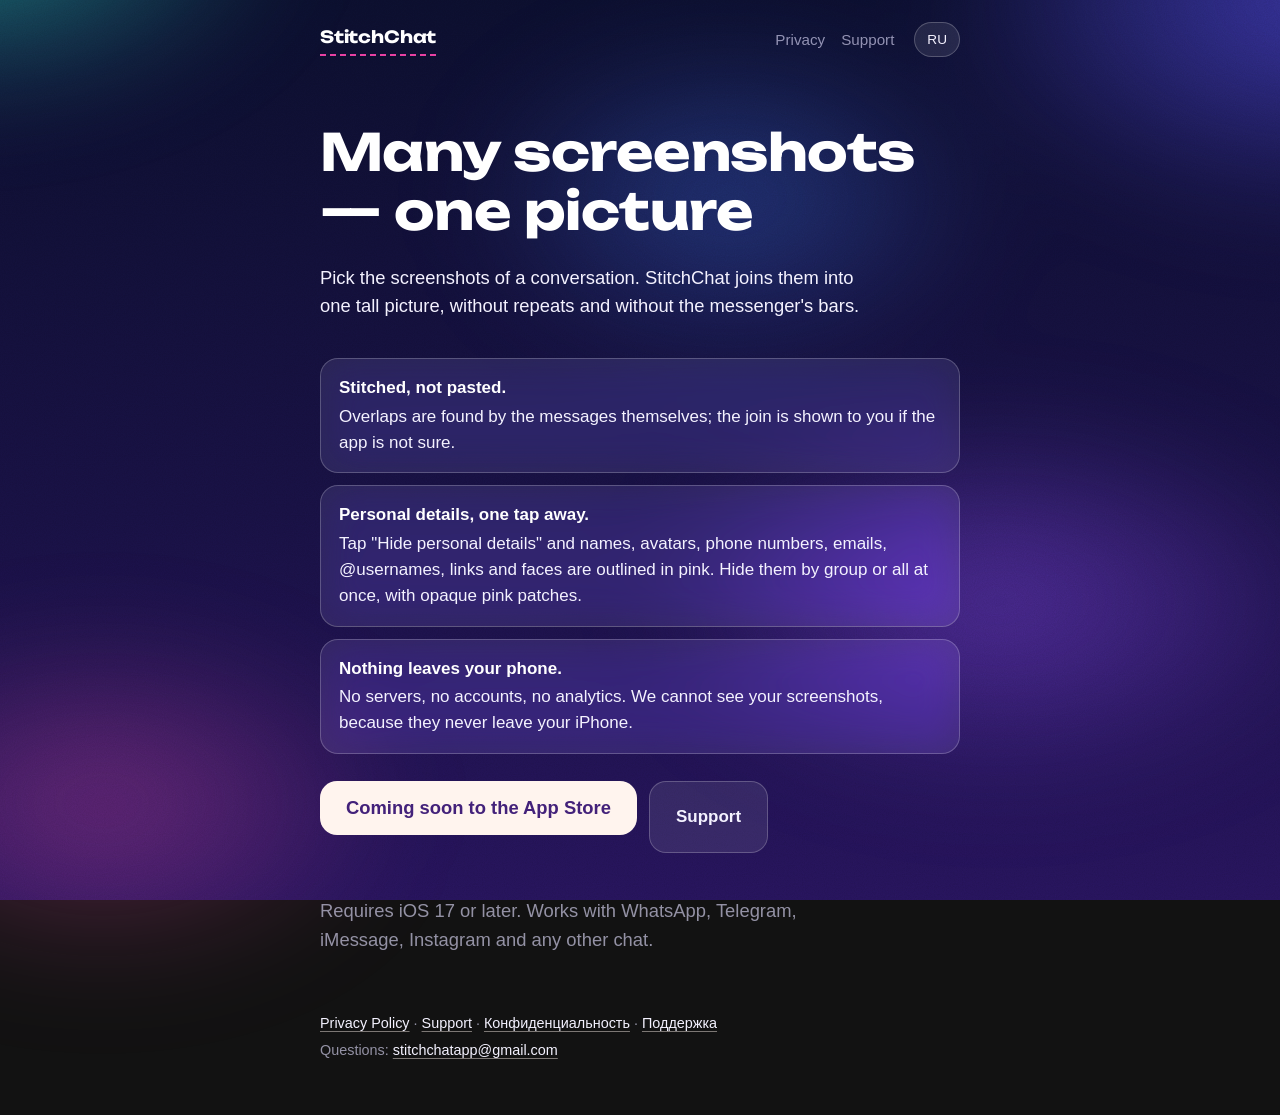
<file: stitchchat/index.html>
<!doctype html>
<html lang="en">
<head>
<meta charset="utf-8">
<meta name="viewport" content="width=device-width, initial-scale=1">
<title>StitchChat</title>
<meta name="description" content="StitchChat stitches chat screenshots into one picture and hides personal details — all on your iPhone.">
<link rel="preconnect" href="https://fonts.googleapis.com">
<link rel="preconnect" href="https://fonts.gstatic.com" crossorigin>
<link href="https://fonts.googleapis.com/css2?family=Unbounded:wght@700&display=swap" rel="stylesheet">
<link rel="stylesheet" href="style.css">
</head>
<body>
<div class="wrap">
<header class="top">
<a class="wordmark" href="index.html" aria-current="page">StitchChat</a>
<nav class="nav" aria-label="Site"><a href="privacy.html">Privacy</a><a href="support.html">Support</a></nav>
<a class="lang" href="privacy.ru.html" lang="ru" title="Страницы на русском">RU</a>
</header>
<main>
<section class="hero">
<h1>Many screenshots — one picture</h1>
<p>Pick the screenshots of a conversation. StitchChat joins them into one tall picture, without repeats and without the messenger's bars.</p>
<ul class="three">
<li><b>Stitched, not pasted.</b> Overlaps are found by the messages themselves; the join is shown to you if the app is not sure.</li>
<li><b>Personal details, one tap away.</b> Tap "Hide personal details" and names, avatars, phone numbers, emails, @usernames, links and faces are outlined in pink. Hide them by group or all at once, with opaque pink patches.</li>
<li><b>Nothing leaves your phone.</b> No servers, no accounts, no analytics. We cannot see your screenshots, because they never leave your iPhone.</li>
</ul>
<div class="actions">
<p class="button" aria-disabled="true">Coming soon to the App Store</p>
<a class="button ghost" href="support.html">Support</a>
</div>
<p class="store">Requires iOS 17 or later. Works with WhatsApp, Telegram, iMessage, Instagram and any other chat.</p>
</section>
</main>
<footer>
<p><a href="privacy.html">Privacy Policy</a> · <a href="support.html">Support</a> · <a href="privacy.ru.html" lang="ru">Конфиденциальность</a> · <a href="support.ru.html" lang="ru">Поддержка</a></p>
<p>Questions: <a href="mailto:stitchchatapp@gmail.com">stitchchatapp@gmail.com</a></p>
</footer>
</div>
</body>
</html>
</file>
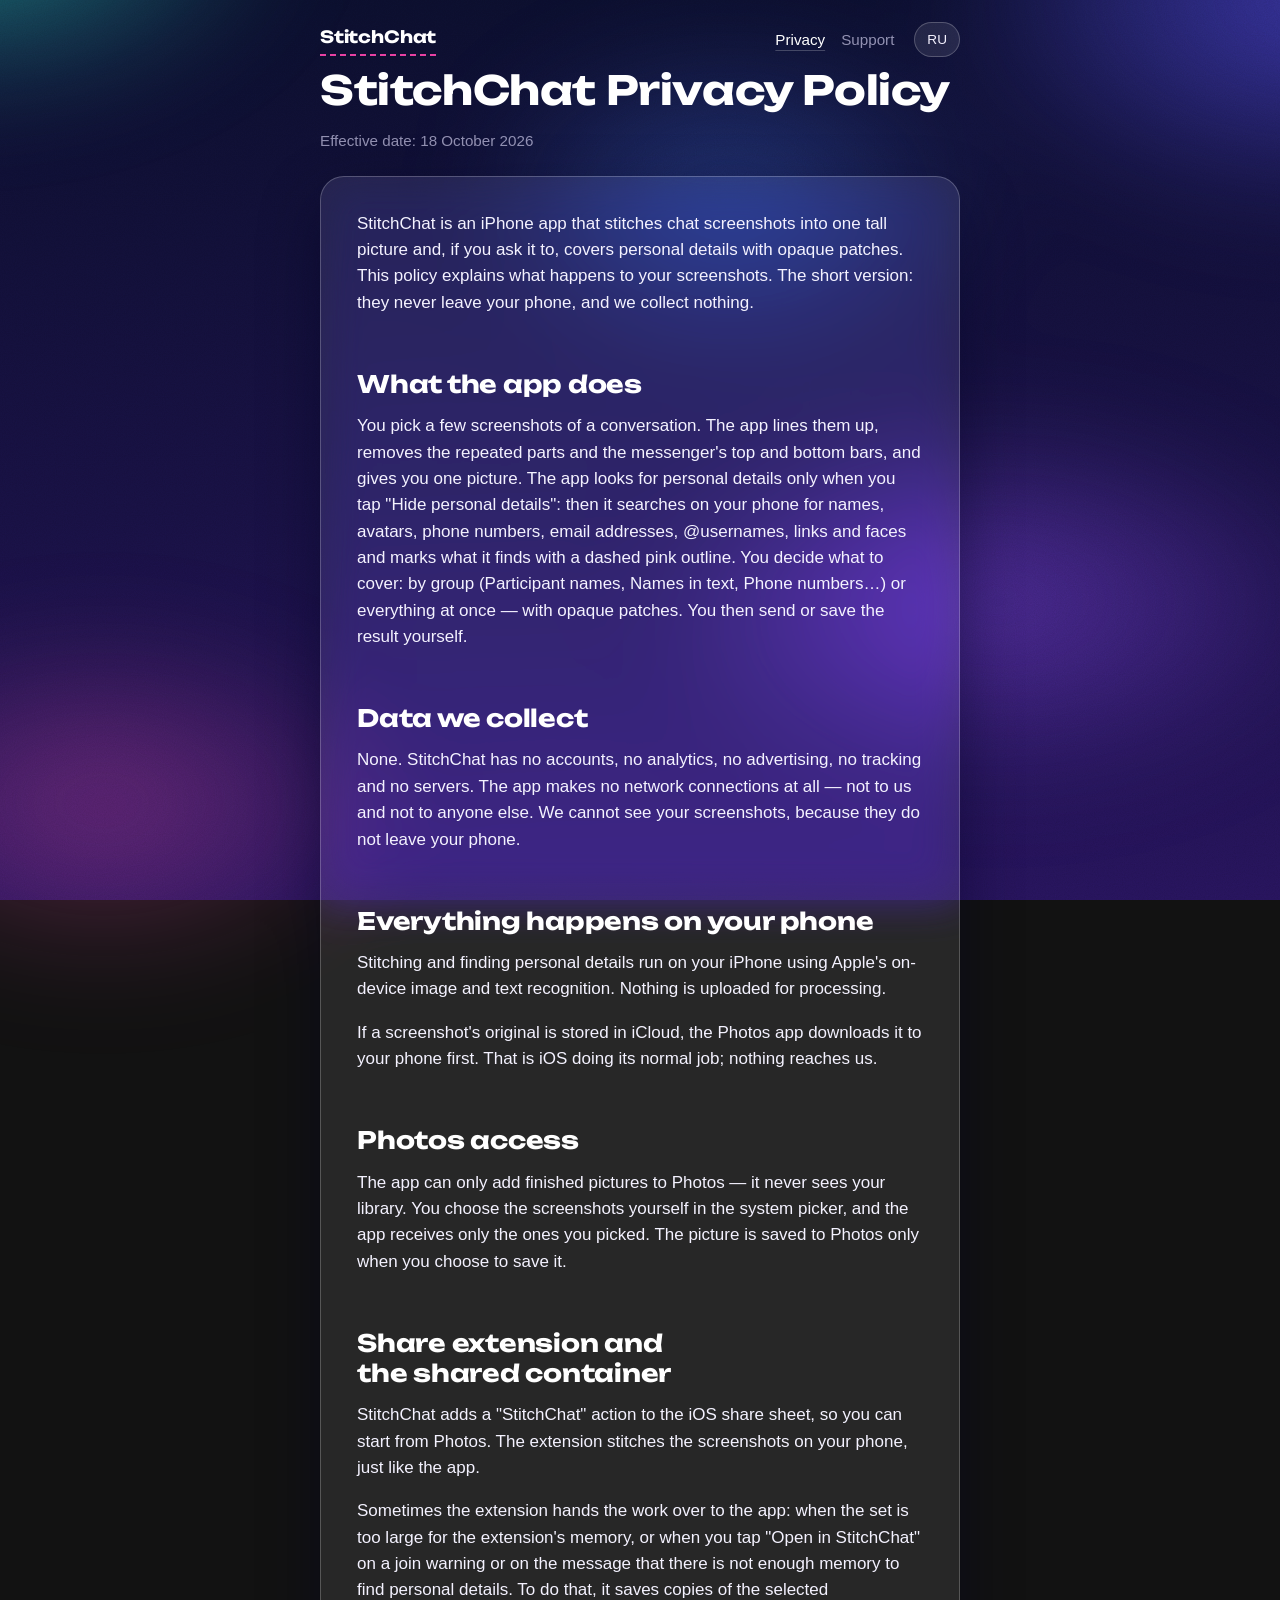
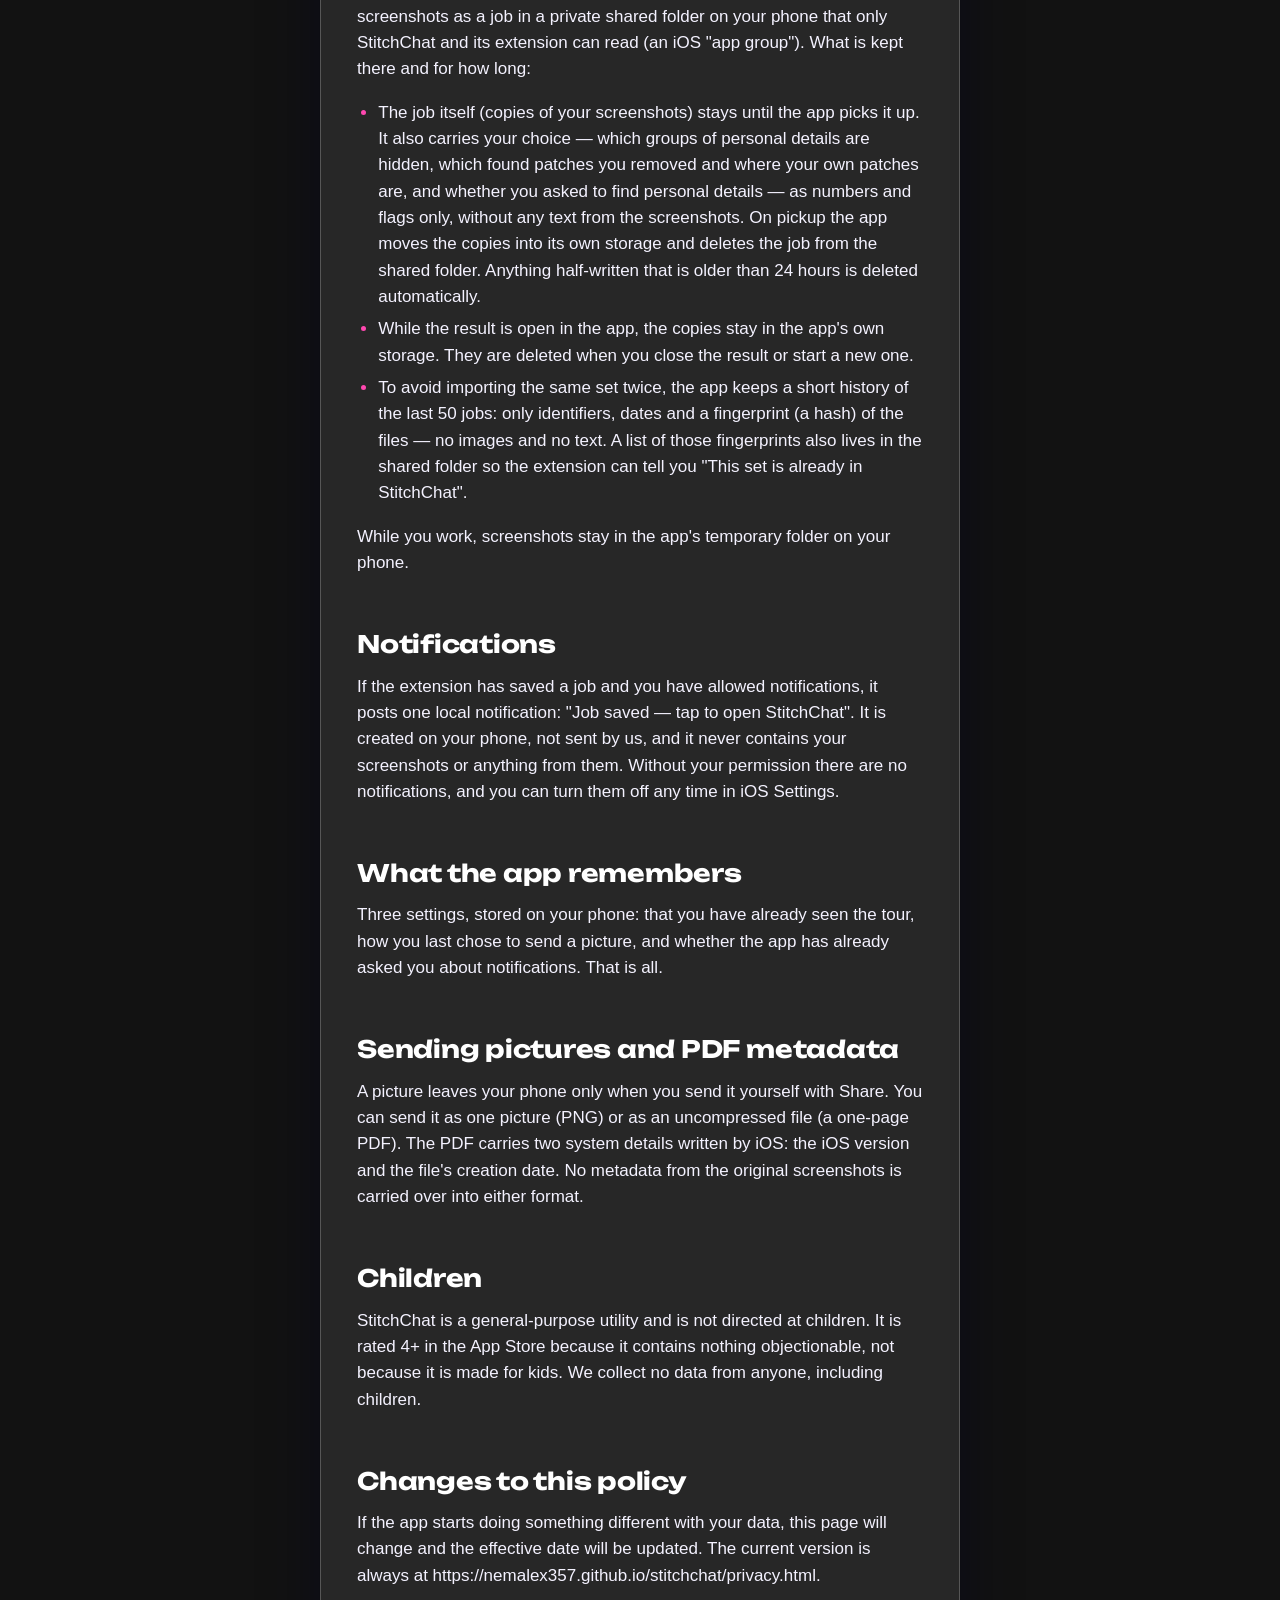
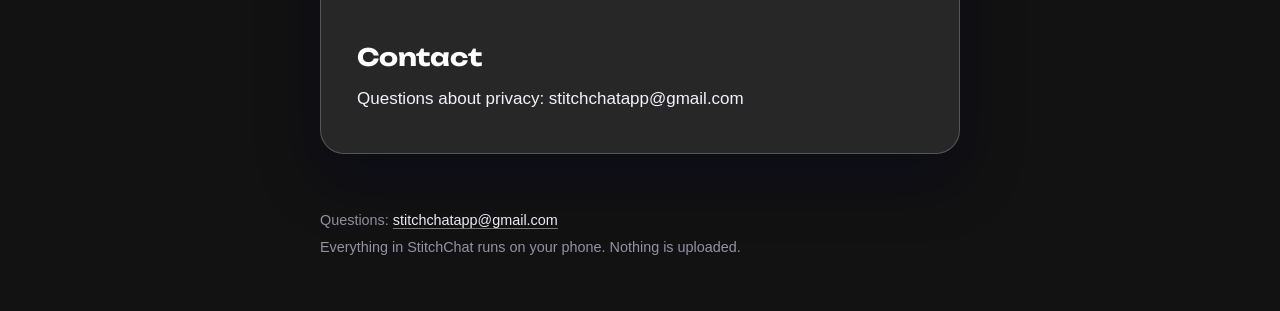
<file: stitchchat/privacy.html>
<!doctype html>
<html lang="en">
<head>
<meta charset="utf-8">
<meta name="viewport" content="width=device-width, initial-scale=1">
<title>StitchChat Privacy Policy</title>
<meta name="description" content="StitchChat privacy policy: screenshots never leave your phone, and the app collects no data.">
<link rel="preconnect" href="https://fonts.googleapis.com">
<link rel="preconnect" href="https://fonts.gstatic.com" crossorigin>
<link href="https://fonts.googleapis.com/css2?family=Unbounded:wght@700&display=swap" rel="stylesheet">
<link rel="stylesheet" href="style.css">
<link rel="alternate" hreflang="ru" href="privacy.ru.html">
</head>
<body>
<div class="wrap">
<header class="top">
<a class="wordmark" href="index.html">StitchChat</a>
<nav class="nav" aria-label="Site"><a href="privacy.html" aria-current="page">Privacy</a><a href="support.html">Support</a></nav>
<a class="lang" href="privacy.ru.html" lang="ru" title="Русская версия">RU</a>
</header>
<main>
<h1>StitchChat Privacy Policy</h1>
<p class="meta">Effective date: 18 October 2026</p>
<article class="panel">
<p>StitchChat is an iPhone app that stitches chat screenshots into one tall picture and, if you ask it to, covers personal details with opaque patches. This policy explains what happens to your screenshots. The short version: they never leave your phone, and we collect nothing.</p>
<h2>What the app does</h2>
<p>You pick a few screenshots of a conversation. The app lines them up, removes the repeated parts and the messenger's top and bottom bars, and gives you one picture. The app looks for personal details only when you tap "Hide personal details": then it searches on your phone for names, avatars, phone numbers, email addresses, @usernames, links and faces and marks what it finds with a dashed pink outline. You decide what to cover: by group (Participant names, Names in text, Phone numbers…) or everything at once — with opaque patches. You then send or save the result yourself.</p>
<h2>Data we collect</h2>
<p>None. StitchChat has no accounts, no analytics, no advertising, no tracking and no servers. The app makes no network connections at all — not to us and not to anyone else. We cannot see your screenshots, because they do not leave your phone.</p>
<h2>Everything happens on your phone</h2>
<p>Stitching and finding personal details run on your iPhone using Apple's on-device image and text recognition. Nothing is uploaded for processing.</p>
<p>If a screenshot's original is stored in iCloud, the Photos app downloads it to your phone first. That is iOS doing its normal job; nothing reaches us.</p>
<h2>Photos access</h2>
<p>The app can only add finished pictures to Photos — it never sees your library. You choose the screenshots yourself in the system picker, and the app receives only the ones you picked. The picture is saved to Photos only when you choose to save it.</p>
<h2>Share extension and the shared container</h2>
<p>StitchChat adds a "StitchChat" action to the iOS share sheet, so you can start from Photos. The extension stitches the screenshots on your phone, just like the app.</p>
<p>Sometimes the extension hands the work over to the app: when the set is too large for the extension's memory, or when you tap "Open in StitchChat" on a join warning or on the message that there is not enough memory to find personal details. To do that, it saves copies of the selected screenshots as a job in a private shared folder on your phone that only StitchChat and its extension can read (an iOS "app group"). What is kept there and for how long:</p>
<ul><li>The job itself (copies of your screenshots) stays until the app picks it up. It also carries your choice — which groups of personal details are hidden, which found patches you removed and where your own patches are, and whether you asked to find personal details — as numbers and flags only, without any text from the screenshots. On pickup the app moves the copies into its own storage and deletes the job from the shared folder. Anything half-written that is older than 24 hours is deleted automatically.</li><li>While the result is open in the app, the copies stay in the app's own storage. They are deleted when you close the result or start a new one.</li><li>To avoid importing the same set twice, the app keeps a short history of the last 50 jobs: only identifiers, dates and a fingerprint (a hash) of the files — no images and no text. A list of those fingerprints also lives in the shared folder so the extension can tell you "This set is already in StitchChat".</li></ul>
<p>While you work, screenshots stay in the app's temporary folder on your phone.</p>
<h2>Notifications</h2>
<p>If the extension has saved a job and you have allowed notifications, it posts one local notification: "Job saved — tap to open StitchChat". It is created on your phone, not sent by us, and it never contains your screenshots or anything from them. Without your permission there are no notifications, and you can turn them off any time in iOS Settings.</p>
<h2>What the app remembers</h2>
<p>Three settings, stored on your phone: that you have already seen the tour, how you last chose to send a picture, and whether the app has already asked you about notifications. That is all.</p>
<h2>Sending pictures and PDF metadata</h2>
<p>A picture leaves your phone only when you send it yourself with Share. You can send it as one picture (PNG) or as an uncompressed file (a one-page PDF). The PDF carries two system details written by iOS: the iOS version and the file's creation date. No metadata from the original screenshots is carried over into either format.</p>
<h2>Children</h2>
<p>StitchChat is a general-purpose utility and is not directed at children. It is rated 4+ in the App Store because it contains nothing objectionable, not because it is made for kids. We collect no data from anyone, including children.</p>
<h2>Changes to this policy</h2>
<p>If the app starts doing something different with your data, this page will change and the effective date will be updated. The current version is always at https://nemalex357.github.io/stitchchat/privacy.html.</p>
<h2>Contact</h2>
<p>Questions about privacy: stitchchatapp@gmail.com</p>
</article>
</main>
<footer><p>Questions: <a href="mailto:stitchchatapp@gmail.com">stitchchatapp@gmail.com</a></p><p>Everything in StitchChat runs on your phone. Nothing is uploaded.</p></footer>
</div>
</body>
</html>
</file>
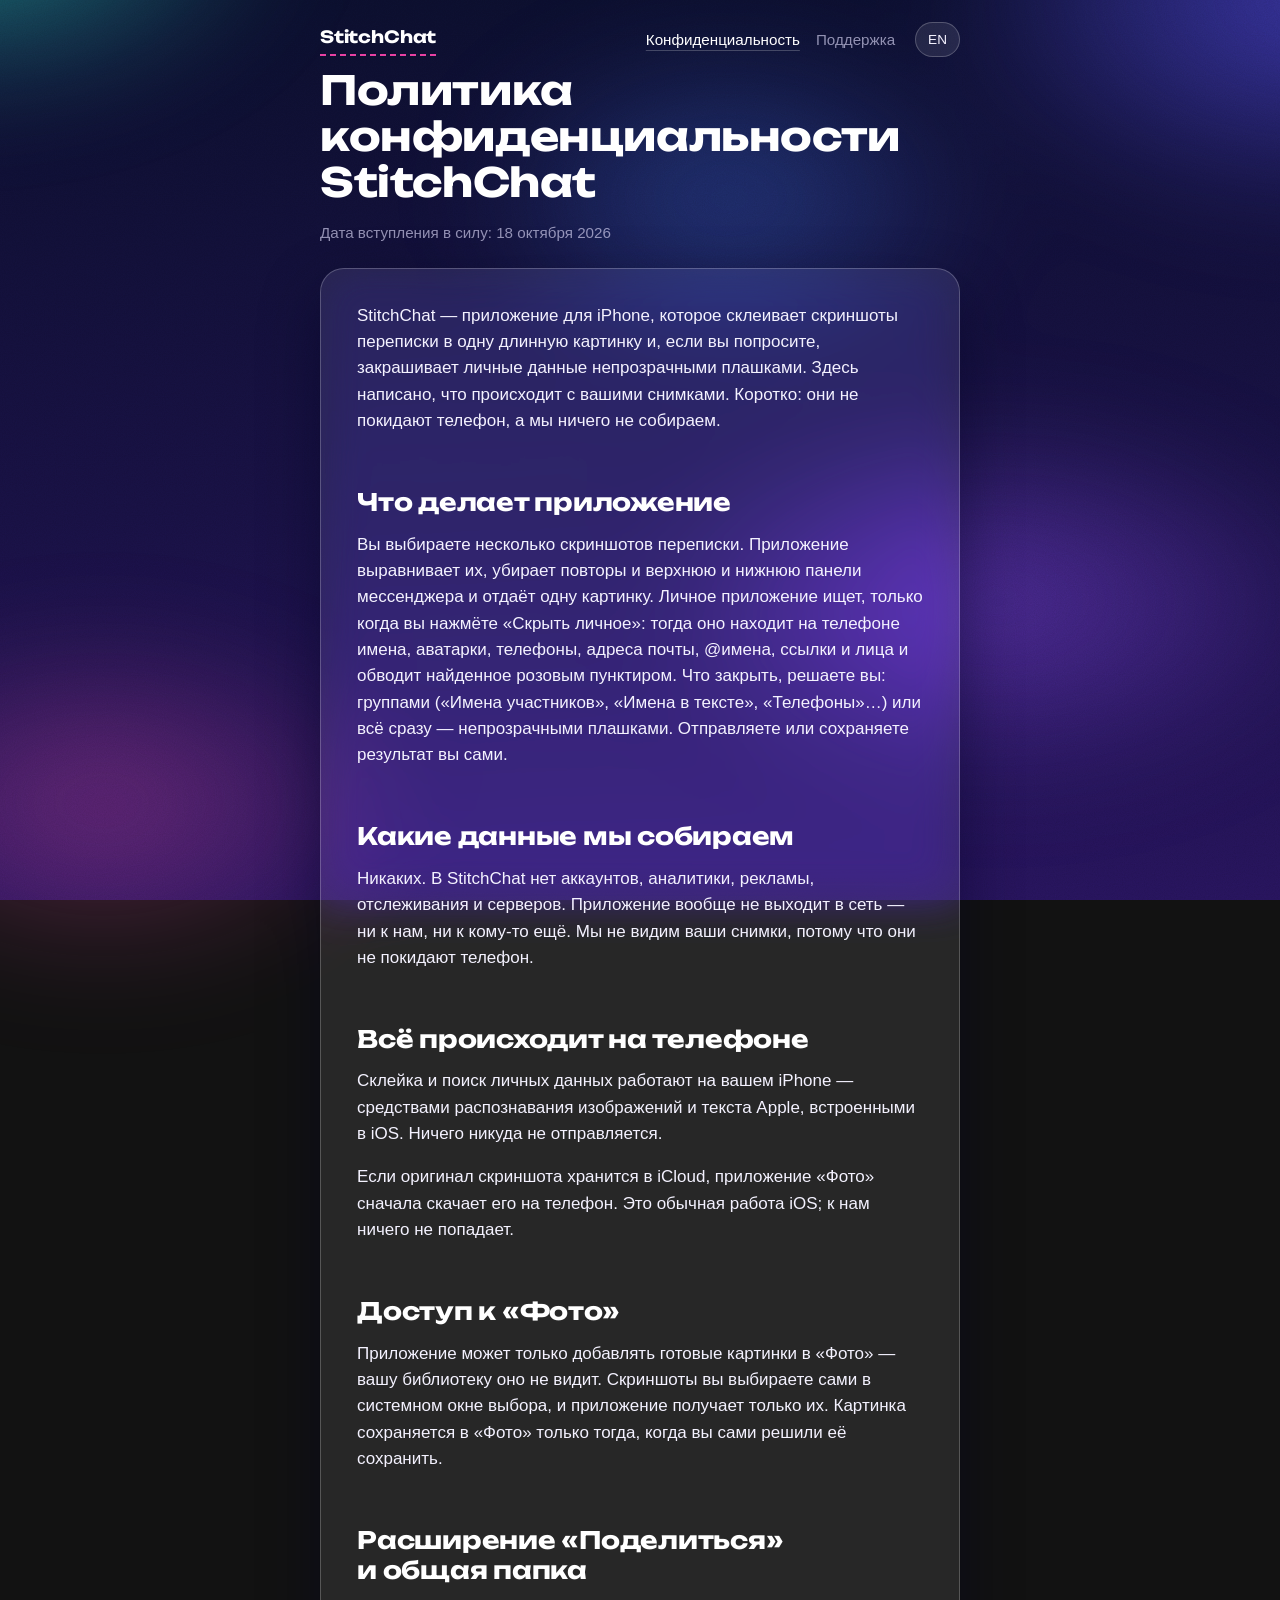
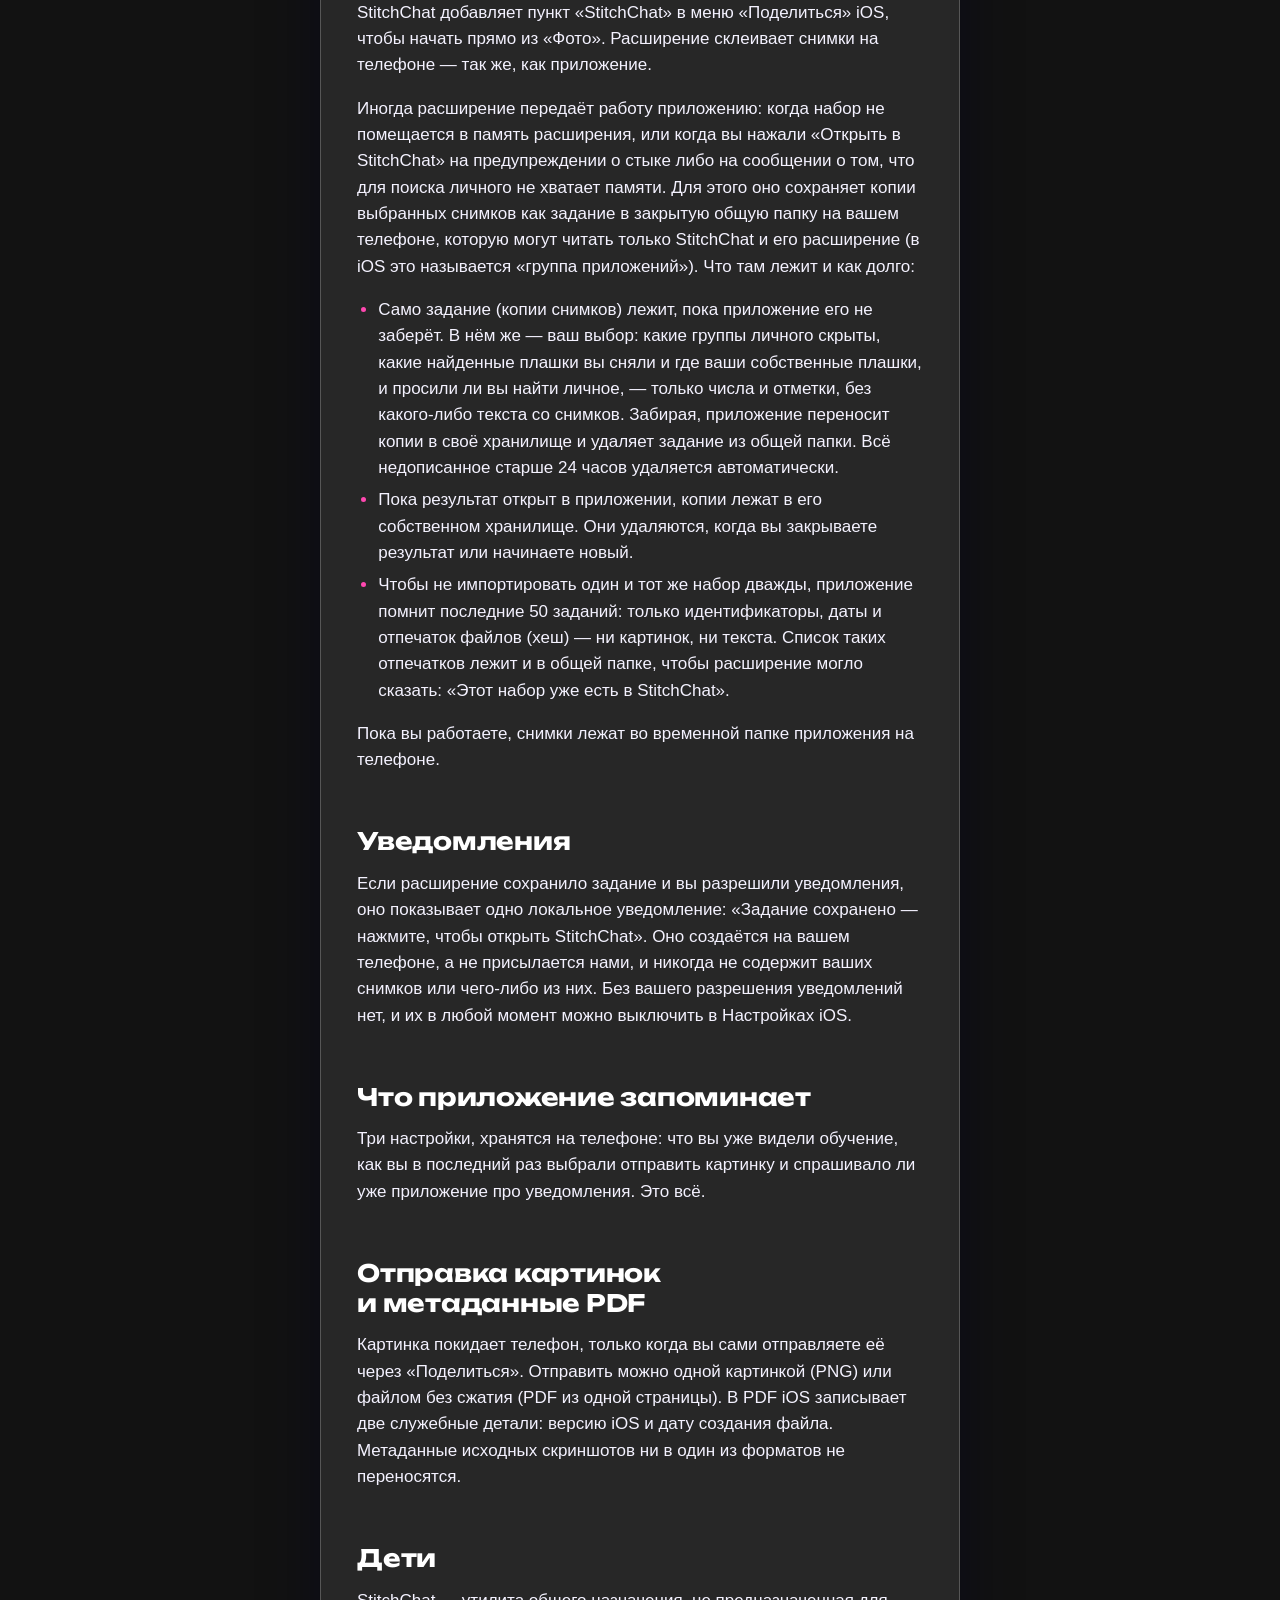
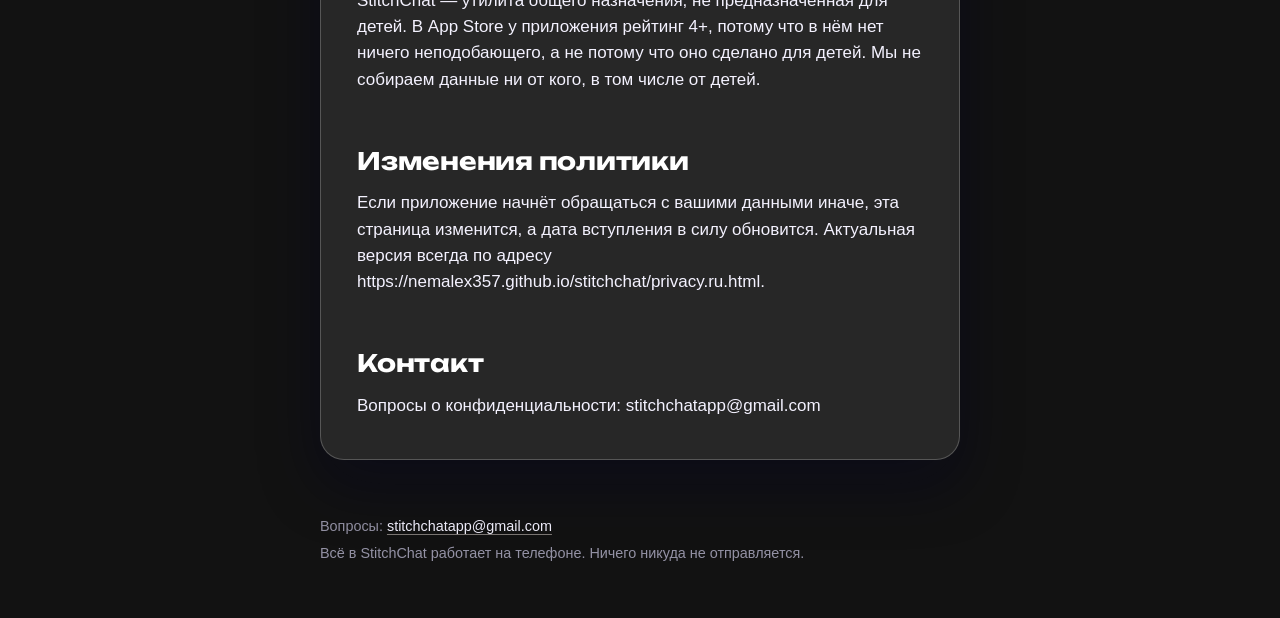
<file: stitchchat/privacy.ru.html>
<!doctype html>
<html lang="ru">
<head>
<meta charset="utf-8">
<meta name="viewport" content="width=device-width, initial-scale=1">
<title>Политика конфиденциальности StitchChat</title>
<meta name="description" content="Политика конфиденциальности StitchChat: снимки не покидают телефон, приложение не собирает данных.">
<link rel="preconnect" href="https://fonts.googleapis.com">
<link rel="preconnect" href="https://fonts.gstatic.com" crossorigin>
<link href="https://fonts.googleapis.com/css2?family=Unbounded:wght@700&display=swap" rel="stylesheet">
<link rel="stylesheet" href="style.css">
<link rel="alternate" hreflang="en" href="privacy.html">
</head>
<body>
<div class="wrap">
<header class="top">
<a class="wordmark" href="index.html">StitchChat</a>
<nav class="nav" aria-label="Разделы"><a href="privacy.ru.html" aria-current="page">Конфиденциальность</a><a href="support.ru.html">Поддержка</a></nav>
<a class="lang" href="privacy.html" lang="en" title="English version">EN</a>
</header>
<main>
<h1>Политика конфиденциальности StitchChat</h1>
<p class="meta">Дата вступления в силу: 18 октября 2026</p>
<article class="panel">
<p>StitchChat — приложение для iPhone, которое склеивает скриншоты переписки в одну длинную картинку и, если вы попросите, закрашивает личные данные непрозрачными плашками. Здесь написано, что происходит с вашими снимками. Коротко: они не покидают телефон, а мы ничего не собираем.</p>
<h2>Что делает приложение</h2>
<p>Вы выбираете несколько скриншотов переписки. Приложение выравнивает их, убирает повторы и верхнюю и нижнюю панели мессенджера и отдаёт одну картинку. Личное приложение ищет, только когда вы нажмёте «Скрыть личное»: тогда оно находит на телефоне имена, аватарки, телефоны, адреса почты, @имена, ссылки и лица и обводит найденное розовым пунктиром. Что закрыть, решаете вы: группами («Имена участников», «Имена в тексте», «Телефоны»…) или всё сразу — непрозрачными плашками. Отправляете или сохраняете результат вы сами.</p>
<h2>Какие данные мы собираем</h2>
<p>Никаких. В StitchChat нет аккаунтов, аналитики, рекламы, отслеживания и серверов. Приложение вообще не выходит в сеть — ни к нам, ни к кому-то ещё. Мы не видим ваши снимки, потому что они не покидают телефон.</p>
<h2>Всё происходит на телефоне</h2>
<p>Склейка и поиск личных данных работают на вашем iPhone — средствами распознавания изображений и текста Apple, встроенными в iOS. Ничего никуда не отправляется.</p>
<p>Если оригинал скриншота хранится в iCloud, приложение «Фото» сначала скачает его на телефон. Это обычная работа iOS; к нам ничего не попадает.</p>
<h2>Доступ к «Фото»</h2>
<p>Приложение может только добавлять готовые картинки в «Фото» — вашу библиотеку оно не видит. Скриншоты вы выбираете сами в системном окне выбора, и приложение получает только их. Картинка сохраняется в «Фото» только тогда, когда вы сами решили её сохранить.</p>
<h2>Расширение «Поделиться» и общая папка</h2>
<p>StitchChat добавляет пункт «StitchChat» в меню «Поделиться» iOS, чтобы начать прямо из «Фото». Расширение склеивает снимки на телефоне — так же, как приложение.</p>
<p>Иногда расширение передаёт работу приложению: когда набор не помещается в память расширения, или когда вы нажали «Открыть в StitchChat» на предупреждении о стыке либо на сообщении о том, что для поиска личного не хватает памяти. Для этого оно сохраняет копии выбранных снимков как задание в закрытую общую папку на вашем телефоне, которую могут читать только StitchChat и его расширение (в iOS это называется «группа приложений»). Что там лежит и как долго:</p>
<ul><li>Само задание (копии снимков) лежит, пока приложение его не заберёт. В нём же — ваш выбор: какие группы личного скрыты, какие найденные плашки вы сняли и где ваши собственные плашки, и просили ли вы найти личное, — только числа и отметки, без какого-либо текста со снимков. Забирая, приложение переносит копии в своё хранилище и удаляет задание из общей папки. Всё недописанное старше 24 часов удаляется автоматически.</li><li>Пока результат открыт в приложении, копии лежат в его собственном хранилище. Они удаляются, когда вы закрываете результат или начинаете новый.</li><li>Чтобы не импортировать один и тот же набор дважды, приложение помнит последние 50 заданий: только идентификаторы, даты и отпечаток файлов (хеш) — ни картинок, ни текста. Список таких отпечатков лежит и в общей папке, чтобы расширение могло сказать: «Этот набор уже есть в StitchChat».</li></ul>
<p>Пока вы работаете, снимки лежат во временной папке приложения на телефоне.</p>
<h2>Уведомления</h2>
<p>Если расширение сохранило задание и вы разрешили уведомления, оно показывает одно локальное уведомление: «Задание сохранено — нажмите, чтобы открыть StitchChat». Оно создаётся на вашем телефоне, а не присылается нами, и никогда не содержит ваших снимков или чего-либо из них. Без вашего разрешения уведомлений нет, и их в любой момент можно выключить в Настройках iOS.</p>
<h2>Что приложение запоминает</h2>
<p>Три настройки, хранятся на телефоне: что вы уже видели обучение, как вы в последний раз выбрали отправить картинку и спрашивало ли уже приложение про уведомления. Это всё.</p>
<h2>Отправка картинок и метаданные PDF</h2>
<p>Картинка покидает телефон, только когда вы сами отправляете её через «Поделиться». Отправить можно одной картинкой (PNG) или файлом без сжатия (PDF из одной страницы). В PDF iOS записывает две служебные детали: версию iOS и дату создания файла. Метаданные исходных скриншотов ни в один из форматов не переносятся.</p>
<h2>Дети</h2>
<p>StitchChat — утилита общего назначения, не предназначенная для детей. В App Store у приложения рейтинг 4+, потому что в нём нет ничего неподобающего, а не потому что оно сделано для детей. Мы не собираем данные ни от кого, в том числе от детей.</p>
<h2>Изменения политики</h2>
<p>Если приложение начнёт обращаться с вашими данными иначе, эта страница изменится, а дата вступления в силу обновится. Актуальная версия всегда по адресу https://nemalex357.github.io/stitchchat/privacy.ru.html.</p>
<h2>Контакт</h2>
<p>Вопросы о конфиденциальности: stitchchatapp@gmail.com</p>
</article>
</main>
<footer><p>Вопросы: <a href="mailto:stitchchatapp@gmail.com">stitchchatapp@gmail.com</a></p><p>Всё в StitchChat работает на телефоне. Ничего никуда не отправляется.</p></footer>
</div>
</body>
</html>
</file>
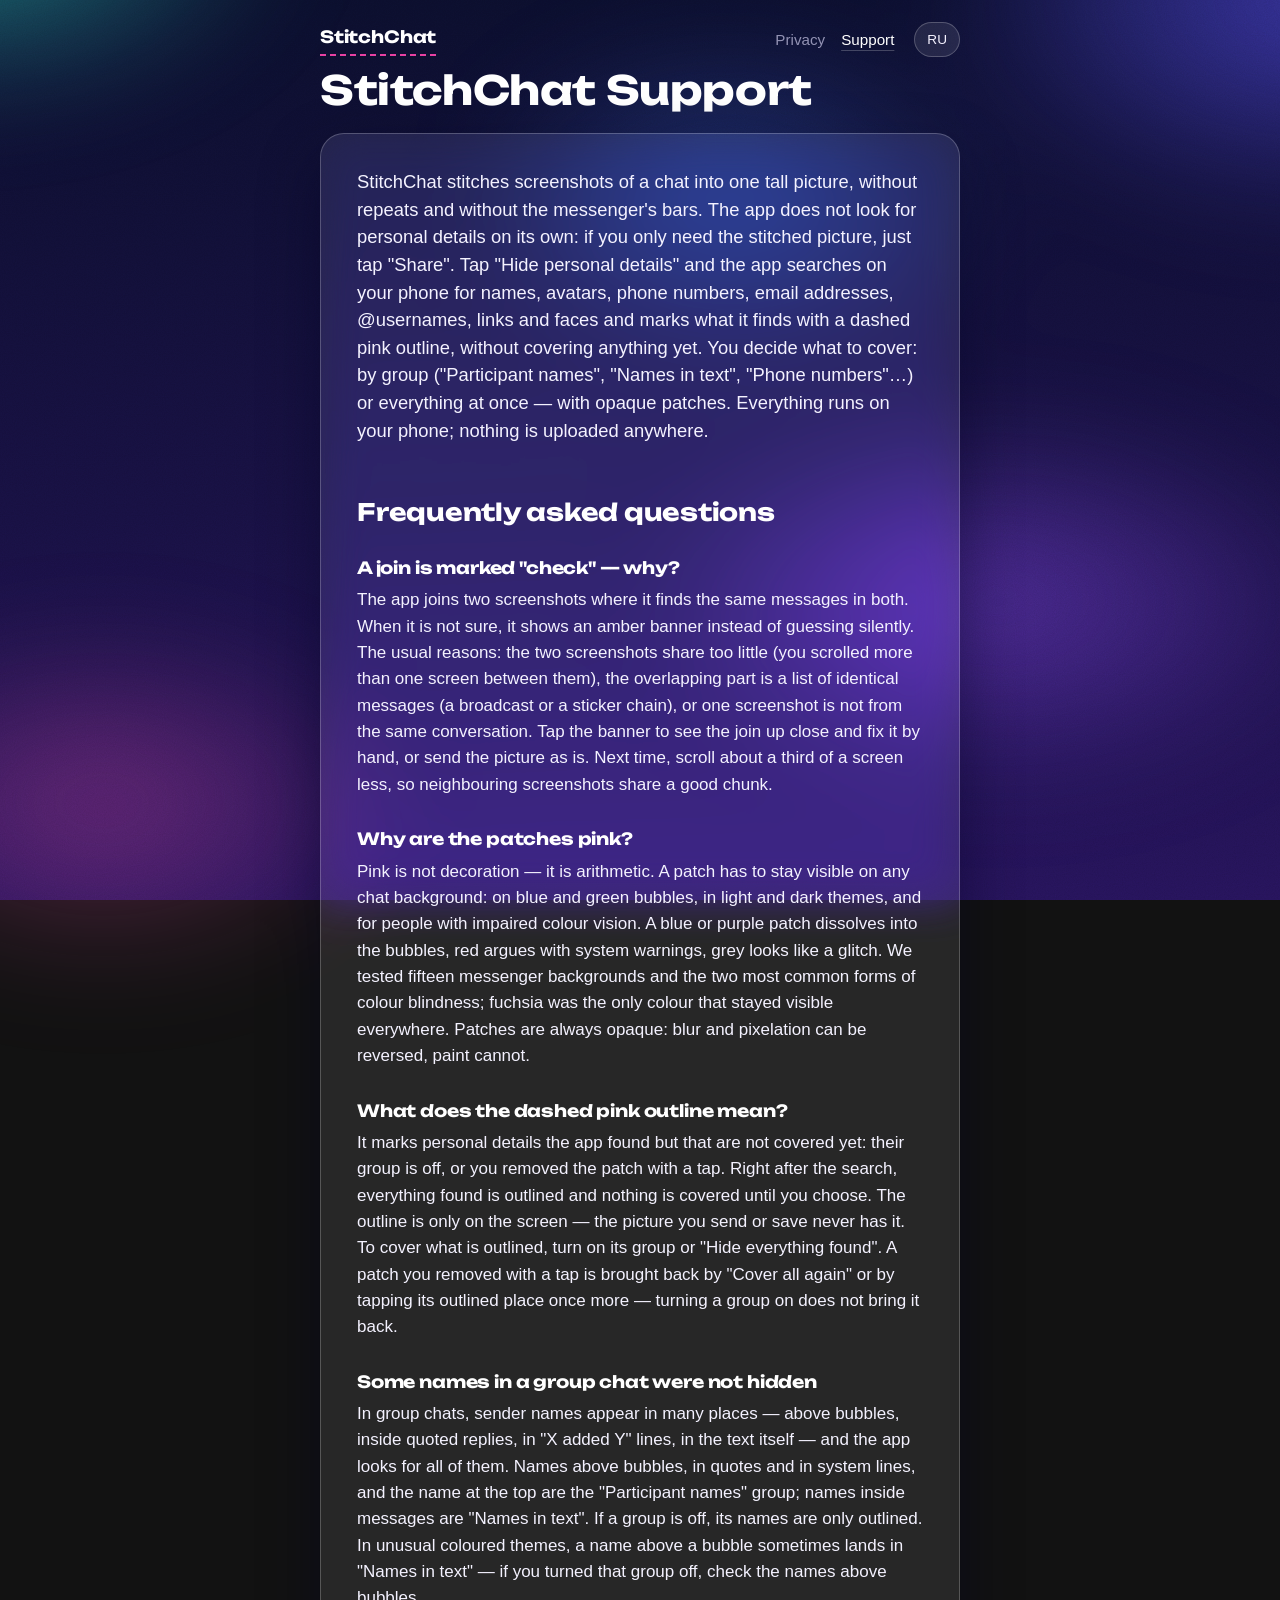
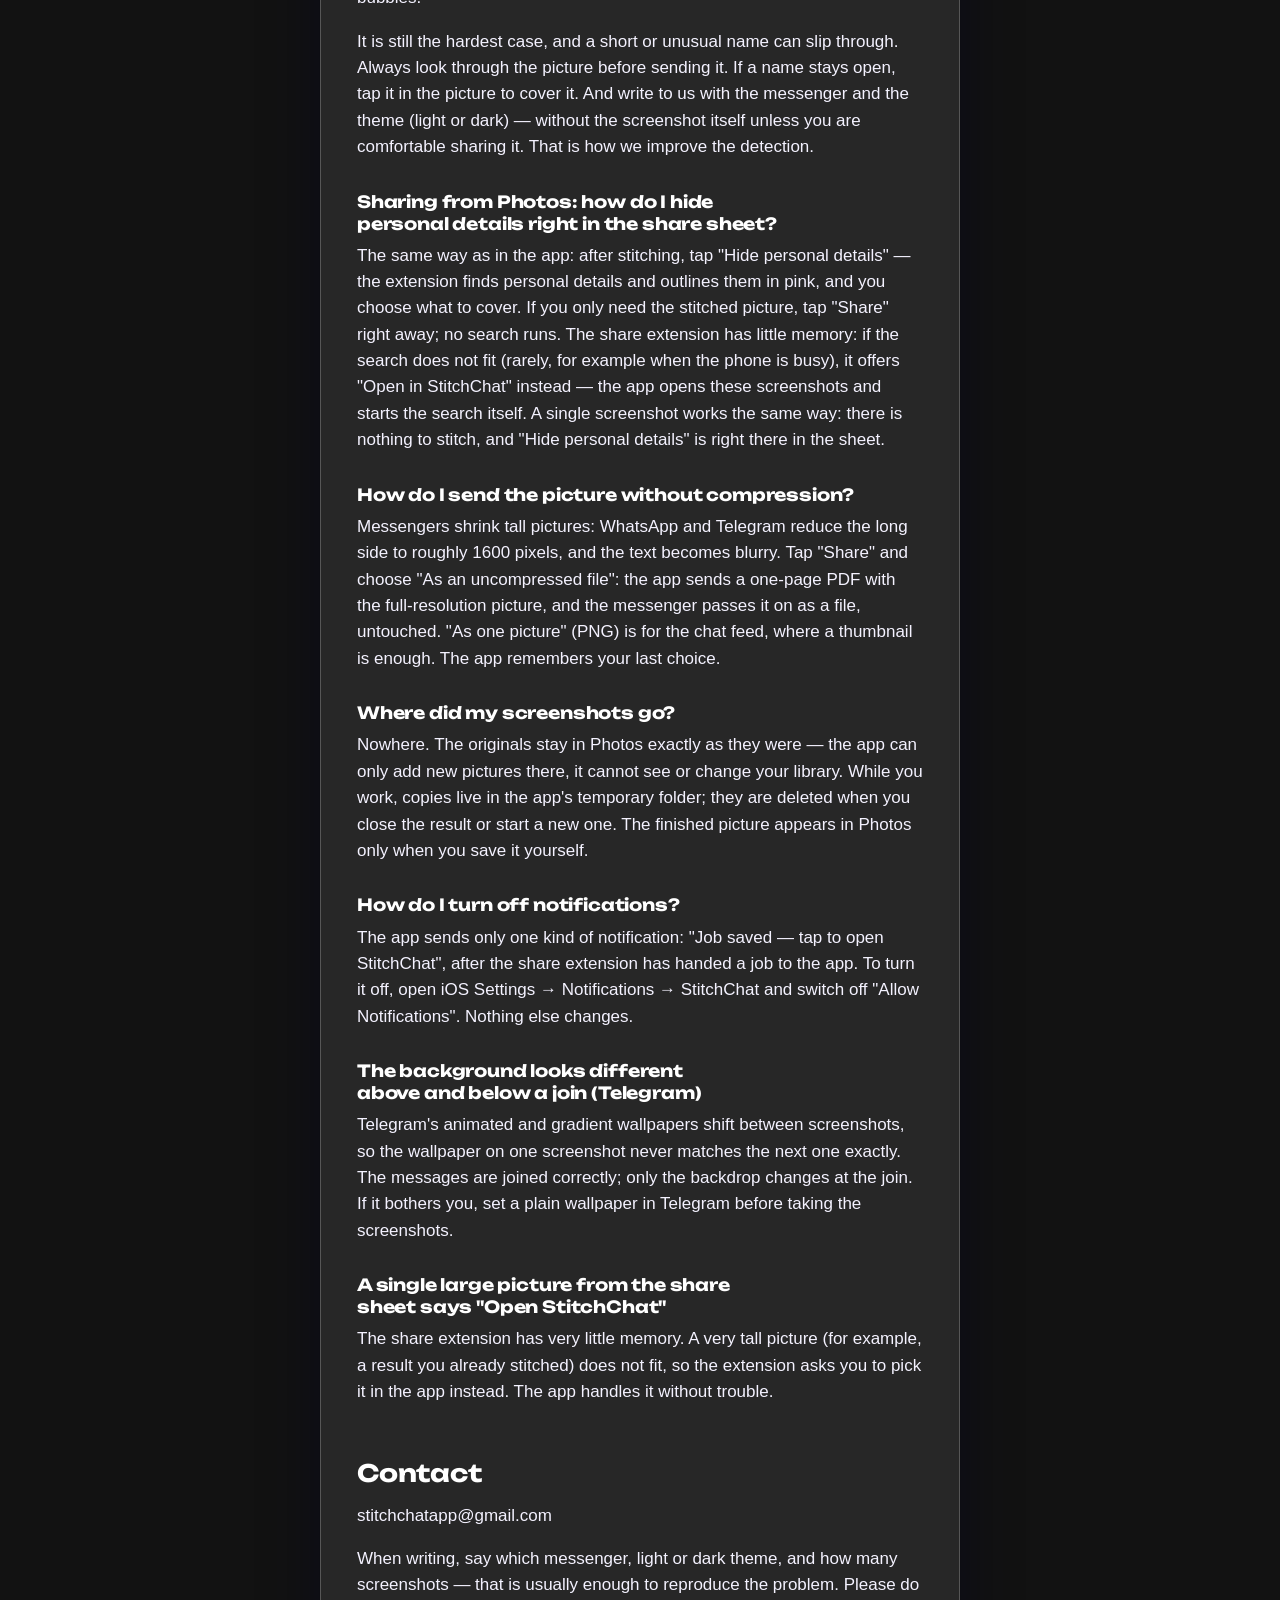
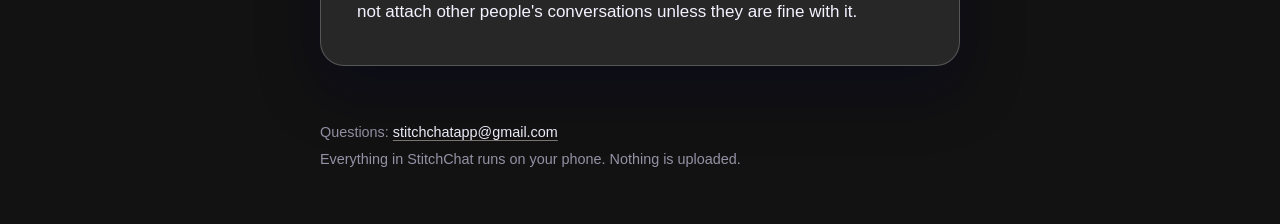
<file: stitchchat/support.html>
<!doctype html>
<html lang="en">
<head>
<meta charset="utf-8">
<meta name="viewport" content="width=device-width, initial-scale=1">
<title>StitchChat Support</title>
<meta name="description" content="StitchChat support: answers about joins, pink patches, group names, uncompressed sending and notifications.">
<link rel="preconnect" href="https://fonts.googleapis.com">
<link rel="preconnect" href="https://fonts.gstatic.com" crossorigin>
<link href="https://fonts.googleapis.com/css2?family=Unbounded:wght@700&display=swap" rel="stylesheet">
<link rel="stylesheet" href="style.css">
<link rel="alternate" hreflang="ru" href="support.ru.html">
</head>
<body>
<div class="wrap">
<header class="top">
<a class="wordmark" href="index.html">StitchChat</a>
<nav class="nav" aria-label="Site"><a href="privacy.html">Privacy</a><a href="support.html" aria-current="page">Support</a></nav>
<a class="lang" href="support.ru.html" lang="ru" title="Русская версия">RU</a>
</header>
<main>
<h1>StitchChat Support</h1>

<article class="panel">
<p class="lede">StitchChat stitches screenshots of a chat into one tall picture, without repeats and without the messenger's bars. The app does not look for personal details on its own: if you only need the stitched picture, just tap "Share". Tap "Hide personal details" and the app searches on your phone for names, avatars, phone numbers, email addresses, @usernames, links and faces and marks what it finds with a dashed pink outline, without covering anything yet. You decide what to cover: by group ("Participant names", "Names in text", "Phone numbers"…) or everything at once — with opaque patches. Everything runs on your phone; nothing is uploaded anywhere.</p>
<h2>Frequently asked questions</h2>
<h3>A join is marked "check" — why?</h3>
<p>The app joins two screenshots where it finds the same messages in both. When it is not sure, it shows an amber banner instead of guessing silently. The usual reasons: the two screenshots share too little (you scrolled more than one screen between them), the overlapping part is a list of identical messages (a broadcast or a sticker chain), or one screenshot is not from the same conversation. Tap the banner to see the join up close and fix it by hand, or send the picture as is. Next time, scroll about a third of a screen less, so neighbouring screenshots share a good chunk.</p>
<h3>Why are the patches pink?</h3>
<p>Pink is not decoration — it is arithmetic. A patch has to stay visible on any chat background: on blue and green bubbles, in light and dark themes, and for people with impaired colour vision. A blue or purple patch dissolves into the bubbles, red argues with system warnings, grey looks like a glitch. We tested fifteen messenger backgrounds and the two most common forms of colour blindness; fuchsia was the only colour that stayed visible everywhere. Patches are always opaque: blur and pixelation can be reversed, paint cannot.</p>
<h3>What does the dashed pink outline mean?</h3>
<p>It marks personal details the app found but that are not covered yet: their group is off, or you removed the patch with a tap. Right after the search, everything found is outlined and nothing is covered until you choose. The outline is only on the screen — the picture you send or save never has it. To cover what is outlined, turn on its group or "Hide everything found". A patch you removed with a tap is brought back by "Cover all again" or by tapping its outlined place once more — turning a group on does not bring it back.</p>
<h3>Some names in a group chat were not hidden</h3>
<p>In group chats, sender names appear in many places — above bubbles, inside quoted replies, in "X added Y" lines, in the text itself — and the app looks for all of them. Names above bubbles, in quotes and in system lines, and the name at the top are the "Participant names" group; names inside messages are "Names in text". If a group is off, its names are only outlined. In unusual coloured themes, a name above a bubble sometimes lands in "Names in text" — if you turned that group off, check the names above bubbles.</p>
<p>It is still the hardest case, and a short or unusual name can slip through. Always look through the picture before sending it. If a name stays open, tap it in the picture to cover it. And write to us with the messenger and the theme (light or dark) — without the screenshot itself unless you are comfortable sharing it. That is how we improve the detection.</p>
<h3>Sharing from Photos: how do I hide personal details right in the share sheet?</h3>
<p>The same way as in the app: after stitching, tap "Hide personal details" — the extension finds personal details and outlines them in pink, and you choose what to cover. If you only need the stitched picture, tap "Share" right away; no search runs. The share extension has little memory: if the search does not fit (rarely, for example when the phone is busy), it offers "Open in StitchChat" instead — the app opens these screenshots and starts the search itself. A single screenshot works the same way: there is nothing to stitch, and "Hide personal details" is right there in the sheet.</p>
<h3>How do I send the picture without compression?</h3>
<p>Messengers shrink tall pictures: WhatsApp and Telegram reduce the long side to roughly 1600 pixels, and the text becomes blurry. Tap "Share" and choose "As an uncompressed file": the app sends a one-page PDF with the full-resolution picture, and the messenger passes it on as a file, untouched. "As one picture" (PNG) is for the chat feed, where a thumbnail is enough. The app remembers your last choice.</p>
<h3>Where did my screenshots go?</h3>
<p>Nowhere. The originals stay in Photos exactly as they were — the app can only add new pictures there, it cannot see or change your library. While you work, copies live in the app's temporary folder; they are deleted when you close the result or start a new one. The finished picture appears in Photos only when you save it yourself.</p>
<h3>How do I turn off notifications?</h3>
<p>The app sends only one kind of notification: "Job saved — tap to open StitchChat", after the share extension has handed a job to the app. To turn it off, open iOS Settings → Notifications → StitchChat and switch off "Allow Notifications". Nothing else changes.</p>
<h3>The background looks different above and below a join (Telegram)</h3>
<p>Telegram's animated and gradient wallpapers shift between screenshots, so the wallpaper on one screenshot never matches the next one exactly. The messages are joined correctly; only the backdrop changes at the join. If it bothers you, set a plain wallpaper in Telegram before taking the screenshots.</p>
<h3>A single large picture from the share sheet says "Open StitchChat"</h3>
<p>The share extension has very little memory. A very tall picture (for example, a result you already stitched) does not fit, so the extension asks you to pick it in the app instead. The app handles it without trouble.</p>
<h2>Contact</h2>
<p>stitchchatapp@gmail.com</p>
<p>When writing, say which messenger, light or dark theme, and how many screenshots — that is usually enough to reproduce the problem. Please do not attach other people's conversations unless they are fine with it.</p>
</article>
</main>
<footer><p>Questions: <a href="mailto:stitchchatapp@gmail.com">stitchchatapp@gmail.com</a></p><p>Everything in StitchChat runs on your phone. Nothing is uploaded.</p></footer>
</div>
</body>
</html>
</file>
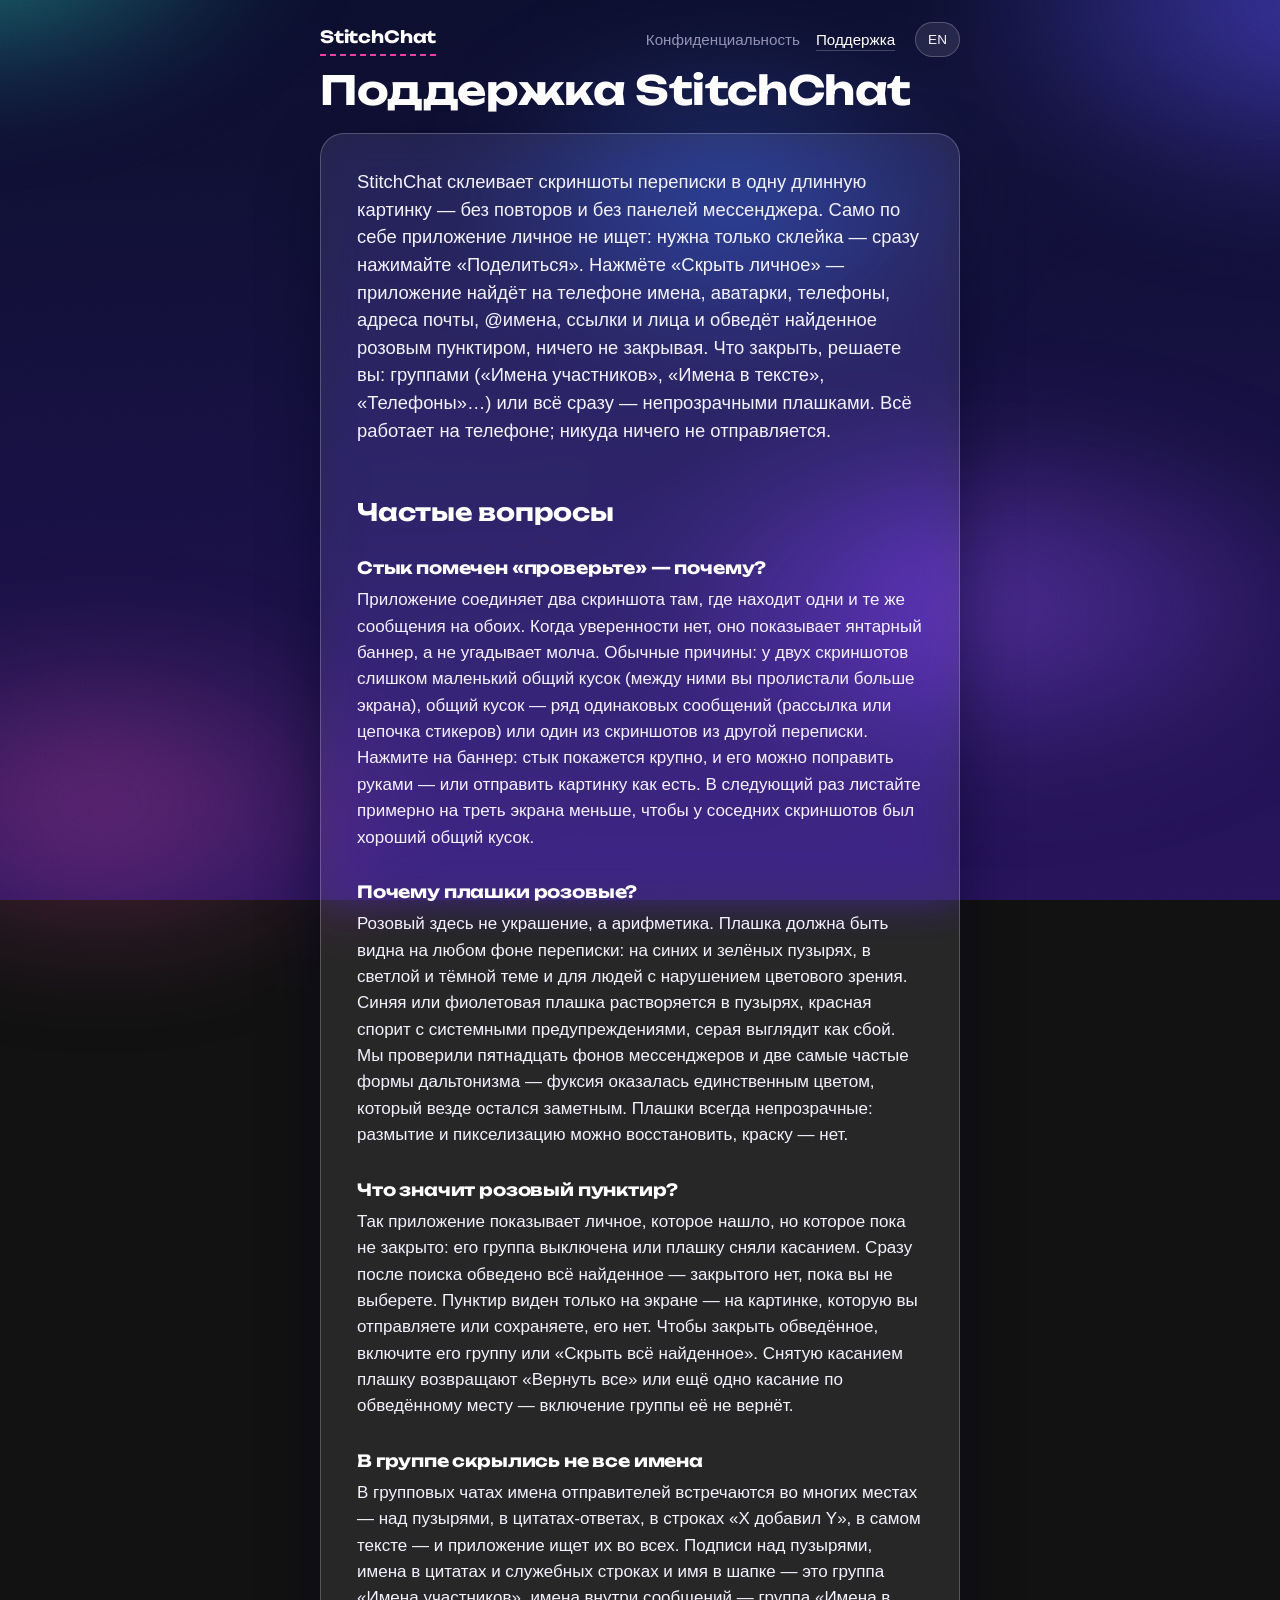
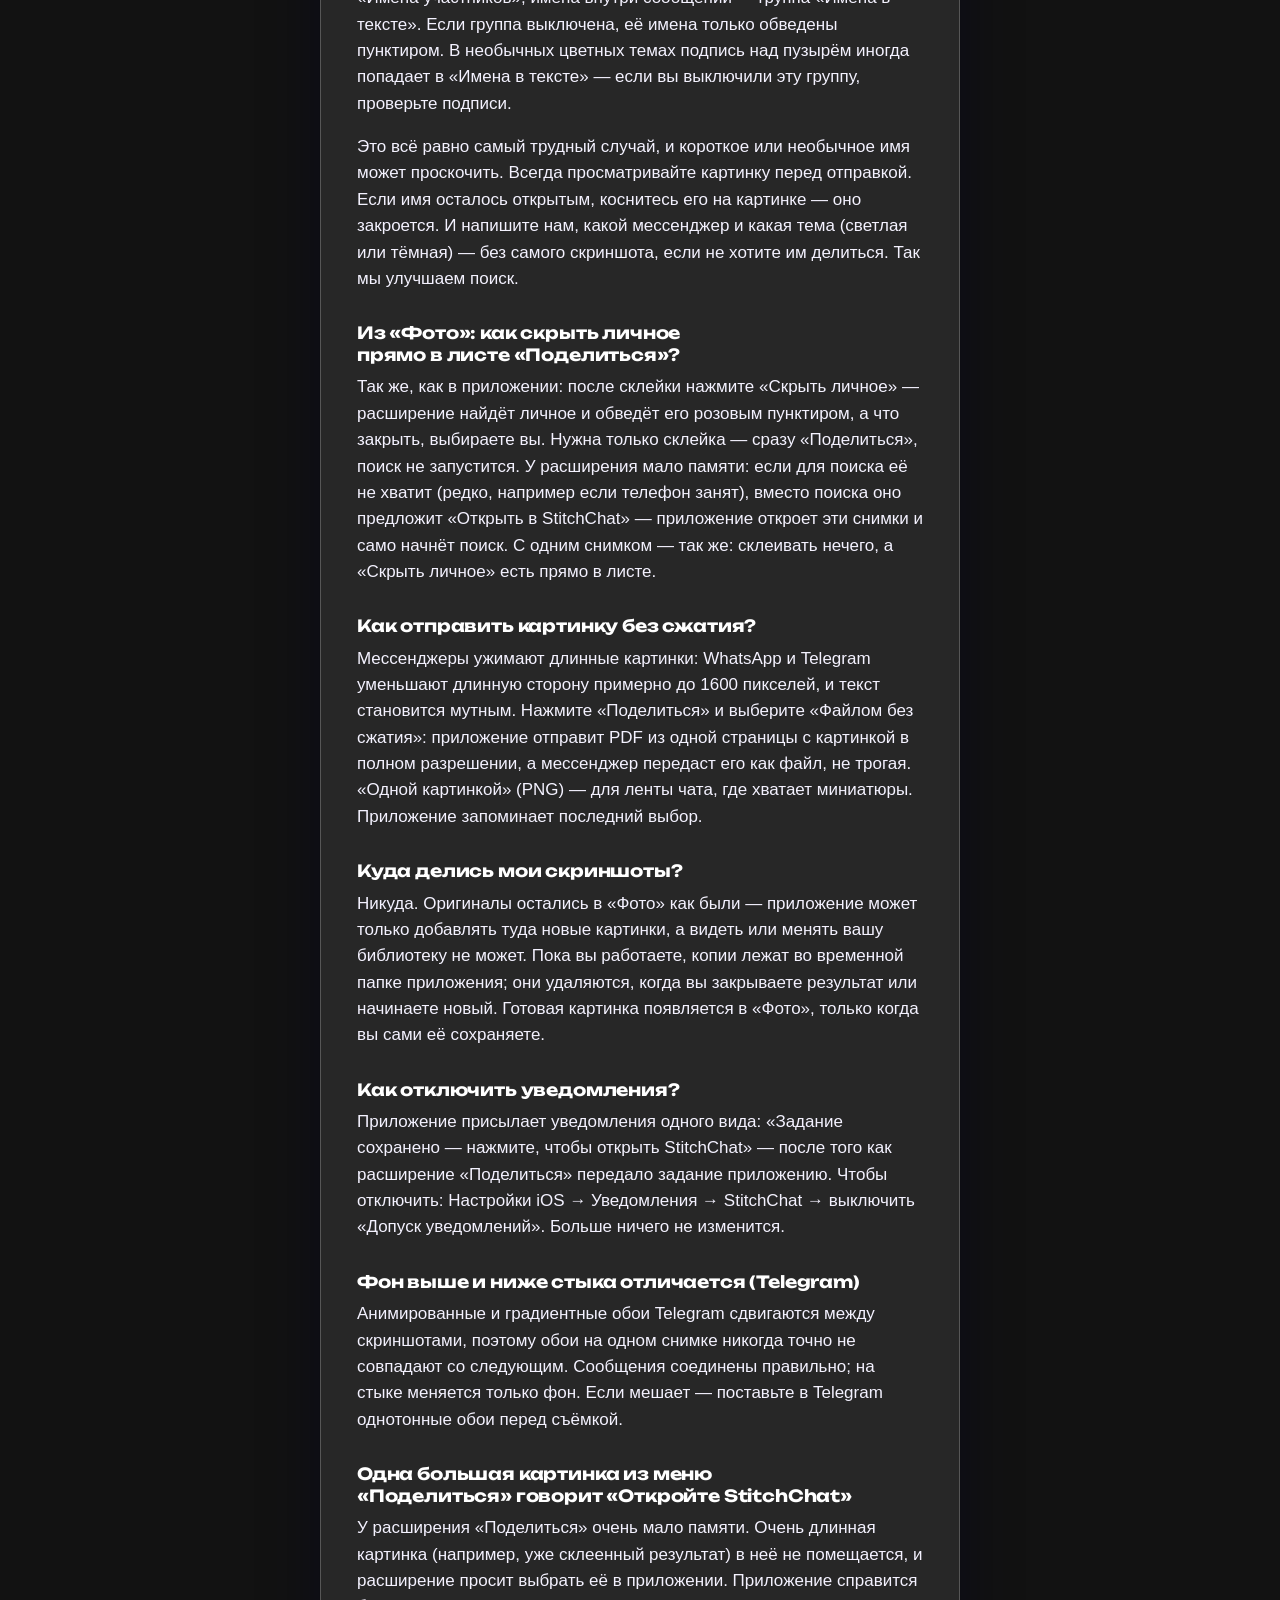
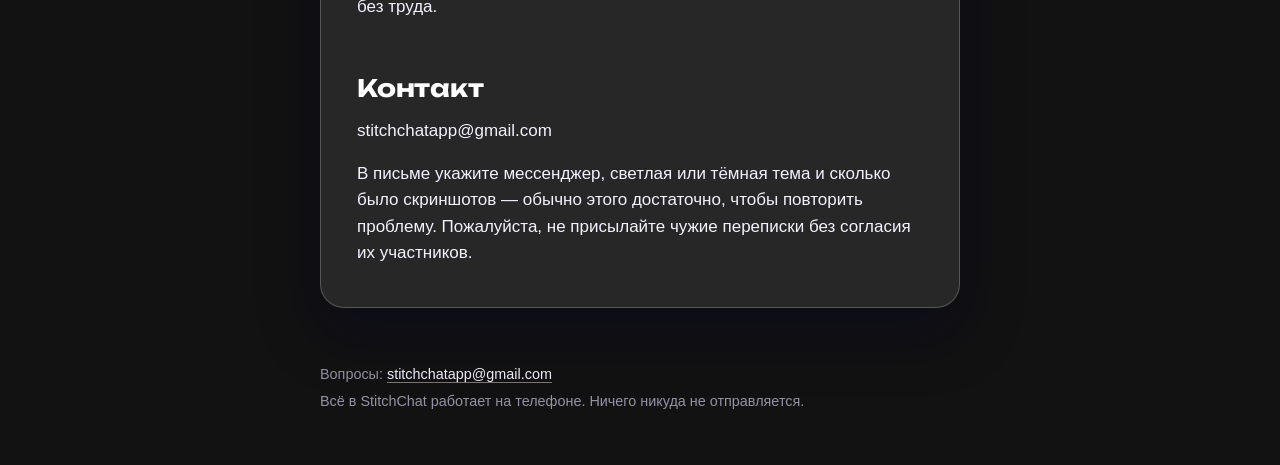
<file: stitchchat/support.ru.html>
<!doctype html>
<html lang="ru">
<head>
<meta charset="utf-8">
<meta name="viewport" content="width=device-width, initial-scale=1">
<title>Поддержка StitchChat</title>
<meta name="description" content="Поддержка StitchChat: ответы про стыки, розовые плашки, имена в группах, отправку без сжатия и уведомления.">
<link rel="preconnect" href="https://fonts.googleapis.com">
<link rel="preconnect" href="https://fonts.gstatic.com" crossorigin>
<link href="https://fonts.googleapis.com/css2?family=Unbounded:wght@700&display=swap" rel="stylesheet">
<link rel="stylesheet" href="style.css">
<link rel="alternate" hreflang="en" href="support.html">
</head>
<body>
<div class="wrap">
<header class="top">
<a class="wordmark" href="index.html">StitchChat</a>
<nav class="nav" aria-label="Разделы"><a href="privacy.ru.html">Конфиденциальность</a><a href="support.ru.html" aria-current="page">Поддержка</a></nav>
<a class="lang" href="support.html" lang="en" title="English version">EN</a>
</header>
<main>
<h1>Поддержка StitchChat</h1>

<article class="panel">
<p class="lede">StitchChat склеивает скриншоты переписки в одну длинную картинку — без повторов и без панелей мессенджера. Само по себе приложение личное не ищет: нужна только склейка — сразу нажимайте «Поделиться». Нажмёте «Скрыть личное» — приложение найдёт на телефоне имена, аватарки, телефоны, адреса почты, @имена, ссылки и лица и обведёт найденное розовым пунктиром, ничего не закрывая. Что закрыть, решаете вы: группами («Имена участников», «Имена в тексте», «Телефоны»…) или всё сразу — непрозрачными плашками. Всё работает на телефоне; никуда ничего не отправляется.</p>
<h2>Частые вопросы</h2>
<h3>Стык помечен «проверьте» — почему?</h3>
<p>Приложение соединяет два скриншота там, где находит одни и те же сообщения на обоих. Когда уверенности нет, оно показывает янтарный баннер, а не угадывает молча. Обычные причины: у двух скриншотов слишком маленький общий кусок (между ними вы пролистали больше экрана), общий кусок — ряд одинаковых сообщений (рассылка или цепочка стикеров) или один из скриншотов из другой переписки. Нажмите на баннер: стык покажется крупно, и его можно поправить руками — или отправить картинку как есть. В следующий раз листайте примерно на треть экрана меньше, чтобы у соседних скриншотов был хороший общий кусок.</p>
<h3>Почему плашки розовые?</h3>
<p>Розовый здесь не украшение, а арифметика. Плашка должна быть видна на любом фоне переписки: на синих и зелёных пузырях, в светлой и тёмной теме и для людей с нарушением цветового зрения. Синяя или фиолетовая плашка растворяется в пузырях, красная спорит с системными предупреждениями, серая выглядит как сбой. Мы проверили пятнадцать фонов мессенджеров и две самые частые формы дальтонизма — фуксия оказалась единственным цветом, который везде остался заметным. Плашки всегда непрозрачные: размытие и пикселизацию можно восстановить, краску — нет.</p>
<h3>Что значит розовый пунктир?</h3>
<p>Так приложение показывает личное, которое нашло, но которое пока не закрыто: его группа выключена или плашку сняли касанием. Сразу после поиска обведено всё найденное — закрытого нет, пока вы не выберете. Пунктир виден только на экране — на картинке, которую вы отправляете или сохраняете, его нет. Чтобы закрыть обведённое, включите его группу или «Скрыть всё найденное». Снятую касанием плашку возвращают «Вернуть все» или ещё одно касание по обведённому месту — включение группы её не вернёт.</p>
<h3>В группе скрылись не все имена</h3>
<p>В групповых чатах имена отправителей встречаются во многих местах — над пузырями, в цитатах-ответах, в строках «X добавил Y», в самом тексте — и приложение ищет их во всех. Подписи над пузырями, имена в цитатах и служебных строках и имя в шапке — это группа «Имена участников», имена внутри сообщений — группа «Имена в тексте». Если группа выключена, её имена только обведены пунктиром. В необычных цветных темах подпись над пузырём иногда попадает в «Имена в тексте» — если вы выключили эту группу, проверьте подписи.</p>
<p>Это всё равно самый трудный случай, и короткое или необычное имя может проскочить. Всегда просматривайте картинку перед отправкой. Если имя осталось открытым, коснитесь его на картинке — оно закроется. И напишите нам, какой мессенджер и какая тема (светлая или тёмная) — без самого скриншота, если не хотите им делиться. Так мы улучшаем поиск.</p>
<h3>Из «Фото»: как скрыть личное прямо в листе «Поделиться»?</h3>
<p>Так же, как в приложении: после склейки нажмите «Скрыть личное» — расширение найдёт личное и обведёт его розовым пунктиром, а что закрыть, выбираете вы. Нужна только склейка — сразу «Поделиться», поиск не запустится. У расширения мало памяти: если для поиска её не хватит (редко, например если телефон занят), вместо поиска оно предложит «Открыть в StitchChat» — приложение откроет эти снимки и само начнёт поиск. С одним снимком — так же: склеивать нечего, а «Скрыть личное» есть прямо в листе.</p>
<h3>Как отправить картинку без сжатия?</h3>
<p>Мессенджеры ужимают длинные картинки: WhatsApp и Telegram уменьшают длинную сторону примерно до 1600 пикселей, и текст становится мутным. Нажмите «Поделиться» и выберите «Файлом без сжатия»: приложение отправит PDF из одной страницы с картинкой в полном разрешении, а мессенджер передаст его как файл, не трогая. «Одной картинкой» (PNG) — для ленты чата, где хватает миниатюры. Приложение запоминает последний выбор.</p>
<h3>Куда делись мои скриншоты?</h3>
<p>Никуда. Оригиналы остались в «Фото» как были — приложение может только добавлять туда новые картинки, а видеть или менять вашу библиотеку не может. Пока вы работаете, копии лежат во временной папке приложения; они удаляются, когда вы закрываете результат или начинаете новый. Готовая картинка появляется в «Фото», только когда вы сами её сохраняете.</p>
<h3>Как отключить уведомления?</h3>
<p>Приложение присылает уведомления одного вида: «Задание сохранено — нажмите, чтобы открыть StitchChat» — после того как расширение «Поделиться» передало задание приложению. Чтобы отключить: Настройки iOS → Уведомления → StitchChat → выключить «Допуск уведомлений». Больше ничего не изменится.</p>
<h3>Фон выше и ниже стыка отличается (Telegram)</h3>
<p>Анимированные и градиентные обои Telegram сдвигаются между скриншотами, поэтому обои на одном снимке никогда точно не совпадают со следующим. Сообщения соединены правильно; на стыке меняется только фон. Если мешает — поставьте в Telegram однотонные обои перед съёмкой.</p>
<h3>Одна большая картинка из меню «Поделиться» говорит «Откройте StitchChat»</h3>
<p>У расширения «Поделиться» очень мало памяти. Очень длинная картинка (например, уже склеенный результат) в неё не помещается, и расширение просит выбрать её в приложении. Приложение справится без труда.</p>
<h2>Контакт</h2>
<p>stitchchatapp@gmail.com</p>
<p>В письме укажите мессенджер, светлая или тёмная тема и сколько было скриншотов — обычно этого достаточно, чтобы повторить проблему. Пожалуйста, не присылайте чужие переписки без согласия их участников.</p>
</article>
</main>
<footer><p>Вопросы: <a href="mailto:stitchchatapp@gmail.com">stitchchatapp@gmail.com</a></p><p>Всё в StitchChat работает на телефоне. Ничего никуда не отправляется.</p></footer>
</div>
</body>
</html>
</file>
<file: stitchchat/style.css>
/* StitchChat — site styles. Passport: docs/design/brand.md («Аврора»). No scripts, no requests except Google Fonts. */
:root {
  --sky-0: #0B0E2B;
  --sky-1: #171040;
  --sky-2: #251357;
  --ink: #F4F2FF;
  --ink-2: rgba(228, 224, 255, .62);
  --title: #FFFFFF;
  --cream: #FFF4EE;
  --cream-ink: #43217A;
  --stitch: #FF48B0;
  --glass: rgba(255, 255, 255, .09);
  --glass-edge: rgba(255, 255, 255, .22);
  --r-dock: 24px;
  --r-button: 17px;
  --gutter: 16px;
  --measure: 42rem;
  color-scheme: dark;
}

* { box-sizing: border-box; }

html { -webkit-text-size-adjust: 100%; }

body {
  margin: 0;
  min-height: 100vh;
  background: linear-gradient(178deg, var(--sky-0) 0%, var(--sky-1) 55%, var(--sky-2) 100%) fixed;
  color: var(--ink);
  font-family: -apple-system, BlinkMacSystemFont, "SF Pro Text", "Helvetica Neue", Helvetica, Arial, sans-serif;
  font-size: 1.0625rem;
  line-height: 1.55;
  overflow-x: hidden;
  position: relative;
  -webkit-font-smoothing: antialiased;
}

/* Aurora: blurred glows and film grain behind everything. Static — nothing animates. */
body::before {
  content: "";
  position: fixed;
  inset: -20vh -20vw;
  z-index: -2;
  pointer-events: none;
  background:
    radial-gradient(38vw 30vh at 12% 8%,  rgba(45, 212, 191, .55), transparent 70%),
    radial-gradient(44vw 36vh at 88% 14%, rgba(94, 84, 255, .55), transparent 70%),
    radial-gradient(40vw 30vh at 70% 62%, rgba(150, 80, 255, .40), transparent 70%),
    radial-gradient(34vw 28vh at 20% 78%, rgba(240, 80, 180, .32), transparent 70%),
    radial-gradient(30vw 26vh at 55% 30%, rgba(70, 130, 255, .32), transparent 70%);
  filter: blur(52px);
}
body::after {
  content: "";
  position: fixed;
  inset: 0;
  z-index: -1;
  pointer-events: none;
  opacity: .16;
  mix-blend-mode: overlay;
  background-image: url("data:image/svg+xml;utf8,<svg xmlns='http://www.w3.org/2000/svg' width='160' height='160'><filter id='n'><feTurbulence type='fractalNoise' baseFrequency='.9' numOctaves='2' stitchTiles='stitch'/><feColorMatrix values='0 0 0 0 1 0 0 0 0 1 0 0 0 0 1 0 0 0 .9 0'/></filter><rect width='160' height='160' filter='url(%23n)'/></svg>");
  background-size: 160px 160px;
}

a { color: var(--cream); text-decoration-color: rgba(255, 244, 238, .45); text-underline-offset: .18em; }
a:hover { text-decoration-color: var(--cream); }
a:focus-visible, .button:focus-visible {
  outline: 2px solid var(--cream);
  outline-offset: 3px;
  border-radius: 4px;
}

h1, h2, h3, .wordmark {
  font-family: "Unbounded", -apple-system, "SF Pro Display", Helvetica, Arial, sans-serif;
  font-weight: 700;
  color: var(--title);
  letter-spacing: -.01em;
  text-wrap: balance;
}
h1 { font-size: clamp(1.6rem, 1.1rem + 2.6vw, 2.5rem); line-height: 1.15; margin: 0 0 .5em; }
h2 { font-size: clamp(1.15rem, 1rem + 1vw, 1.5rem); line-height: 1.25; margin: 2.2em 0 .6em; }
h3 { font-size: 1.05rem; line-height: 1.3; margin: 1.8em 0 .5em; }
p, ul { margin: 0 0 1em; }
ul { padding-left: 1.25em; }
li { margin: .35em 0; }
li::marker { color: var(--stitch); }
code {
  font-family: "SF Mono", ui-monospace, Menlo, Consolas, monospace;
  font-size: .92em;
  background: var(--glass);
  border: 1px solid var(--glass-edge);
  border-radius: 6px;
  padding: .05em .35em;
}
strong { color: var(--title); }

.wrap {
  max-width: var(--measure);
  margin: 0 auto;
  padding: 0 var(--gutter);
}

/* Header: wordmark with the stitch, navigation, language link. */
.top {
  display: flex;
  flex-wrap: wrap;
  align-items: center;
  gap: 12px 20px;
  padding: 22px 0 10px;
}
.wordmark {
  font-size: 1.05rem;
  text-decoration: none;
  color: var(--title);
  position: relative;
  padding-bottom: 6px;
}
.wordmark::after {
  /* The stitch: a short dashed line in the patch colour — the only place fuchsia is used. */
  content: "";
  position: absolute;
  left: 0; right: 0; bottom: 0;
  border-top: 2px dashed var(--stitch);
  opacity: .9;
}
.nav { display: flex; gap: 16px; flex-wrap: wrap; margin-left: auto; }
.nav a { color: var(--ink-2); text-decoration: none; font-size: .95rem; }
.nav a:hover, .nav a[aria-current="page"] { color: var(--title); }
.nav a[aria-current="page"] { text-decoration: underline; text-decoration-color: var(--glass-edge); text-underline-offset: .3em; }
.lang {
  font-size: .85rem;
  color: var(--ink);
  text-decoration: none;
  padding: 6px 12px;
  border: 1px solid var(--glass-edge);
  background: var(--glass);
  border-radius: 999px;
}
.lang:hover { color: var(--title); border-color: rgba(255, 255, 255, .4); }

/* Content panel: glass under long small text (passport: no glow under text without glass). */
.panel {
  background: var(--glass);
  border: 1px solid var(--glass-edge);
  border-radius: var(--r-dock);
  padding: 22px 18px 26px;
  margin: 18px 0 40px;
  backdrop-filter: blur(22px) saturate(1.5);
  -webkit-backdrop-filter: blur(22px) saturate(1.5);
  box-shadow: 0 24px 60px rgba(5, 4, 30, .45);
}
@media (min-width: 600px) { .panel { padding: 34px 36px 40px; } }
.panel > :first-child { margin-top: 0; }
.panel > :last-child { margin-bottom: 0; }

.meta { color: var(--ink-2); font-size: .95rem; margin: -.25em 0 1.5em; }
.lede { font-size: 1.15rem; line-height: 1.5; color: var(--ink); }

/* Buttons: cream action, 54 pt, radius 17. */
.button {
  display: inline-flex;
  align-items: center;
  justify-content: center;
  min-height: 54px;
  padding: 0 26px;
  border-radius: var(--r-button);
  background: var(--cream);
  color: var(--cream-ink);
  font-weight: 600;
  text-decoration: none;
  transition: transform .15s ease;
}
.button:active { transform: scale(.96); }
.button.ghost {
  background: var(--glass);
  border: 1px solid var(--glass-edge);
  color: var(--ink);
}
.actions { display: flex; flex-wrap: wrap; gap: 12px; margin: 1.6em 0 0; }

/* Index page. */
.hero { padding: 56px 0 24px; }
.hero h1 { font-size: clamp(1.9rem, 1.2rem + 4vw, 3.2rem); margin-bottom: .45em; }
.hero p { font-size: 1.15rem; max-width: 34rem; }
.three { list-style: none; padding: 0; margin: 2.2em 0 0; display: grid; gap: 12px; }
.three li {
  margin: 0;
  padding: 16px 18px;
  background: var(--glass);
  border: 1px solid var(--glass-edge);
  border-radius: 18px;
  backdrop-filter: blur(20px) saturate(1.5);
  -webkit-backdrop-filter: blur(20px) saturate(1.5);
}
.three b { display: block; color: var(--title); margin-bottom: 2px; }
.store { margin-top: 2.4em; color: var(--ink-2); font-size: .95rem; }
.store .button { margin-right: 12px; }

footer {
  color: var(--ink-2);
  font-size: .9rem;
  padding: 10px 0 48px;
}
footer a { color: var(--ink); }
footer p { margin: .35em 0; }

@media (prefers-reduced-motion: reduce) {
  .button { transition: none; }
}
</file>
